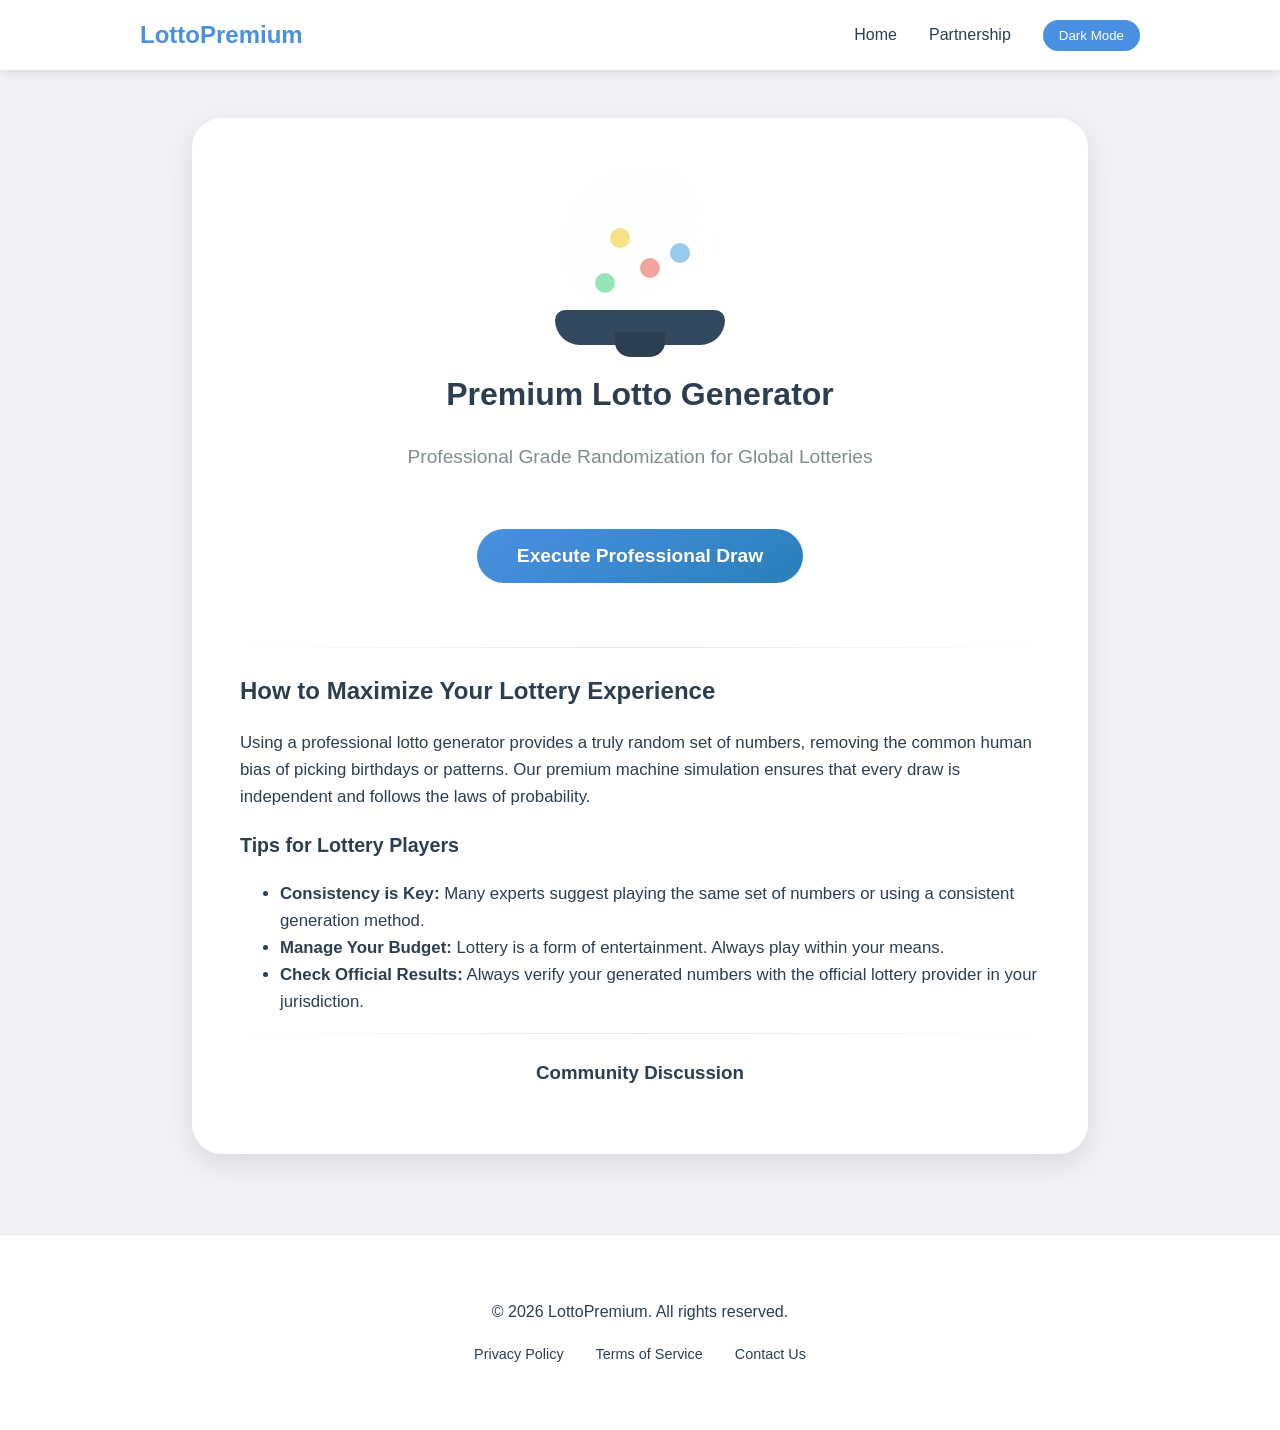
<file: index.html>
<!DOCTYPE html>
<html lang="en">
<head>
    <meta charset="UTF-8">
    <meta name="viewport" content="width=device-width, initial-scale=1.0">
    <title>Premium Lotto Generator - Professional Analysis Tool</title>
    <meta name="description" content="Generate professional lotto numbers using our premium simulation machine. High-quality random number generation for your lottery needs.">
    <link rel="stylesheet" href="style.css">
</head>
<body>
    <header class="main-header">
        <nav class="nav-container">
            <div class="logo">LottoPremium</div>
            <ul class="nav-links">
                <li><a href="index.html">Home</a></li>
                <li><a href="partnership.html">Partnership</a></li>
                <li><button id="theme-btn">Dark Mode</button></li>
            </ul>
        </nav>
    </header>
    
    <main class="container">
        <div class="machine-container">
            <div class="glass-sphere">
                <div class="inner-glow"></div>
                <div class="balls-inside" id="machine-balls">
                    <div class="ball-deco b1"></div>
                    <div class="ball-deco b2"></div>
                    <div class="ball-deco b3"></div>
                    <div class="ball-deco b4"></div>
                </div>
            </div>
            <div class="machine-base">
                <div class="exit-chute"></div>
            </div>
        </div>

        <h1>Premium Lotto Generator</h1>
        <p class="subtitle">Professional Grade Randomization for Global Lotteries</p>
        
        <div id="lotto-results" class="results-grid"></div>

        <button id="generate-btn" class="generate-btn">Execute Professional Draw</button>

        <section class="content-article">
            <hr class="separator">
            <h2>How to Maximize Your Lottery Experience</h2>
            <div class="article-text">
                <p>Using a professional lotto generator provides a truly random set of numbers, removing the common human bias of picking birthdays or patterns. Our premium machine simulation ensures that every draw is independent and follows the laws of probability.</p>
                <h3>Tips for Lottery Players</h3>
                <ul>
                    <li><strong>Consistency is Key:</strong> Many experts suggest playing the same set of numbers or using a consistent generation method.</li>
                    <li><strong>Manage Your Budget:</strong> Lottery is a form of entertainment. Always play within your means.</li>
                    <li><strong>Check Official Results:</strong> Always verify your generated numbers with the official lottery provider in your jurisdiction.</li>
                </ul>
            </div>
        </section>

        <div class="comments-section">
            <hr class="separator">
            <h3>Community Discussion</h3>
            <div id="disqus_thread"></div>
            <script>
                (function() {
                var d = document, s = d.createElement('script');
                s.src = 'https://atomic-1.disqus.com/embed.js';
                s.setAttribute('data-timestamp', +new Date());
                (d.head || d.body).appendChild(s);
                })();
            </script>
        </div>
    </main>

    <footer class="main-footer">
        <div class="footer-content">
            <p>&copy; 2026 LottoPremium. All rights reserved.</p>
            <ul class="footer-links">
                <li><a href="privacy.html">Privacy Policy</a></li>
                <li><a href="terms.html">Terms of Service</a></li>
                <li><a href="partnership.html">Contact Us</a></li>
            </ul>
        </div>
    </footer>
    <script src="main.js"></script>
</body>
</html>
</file>
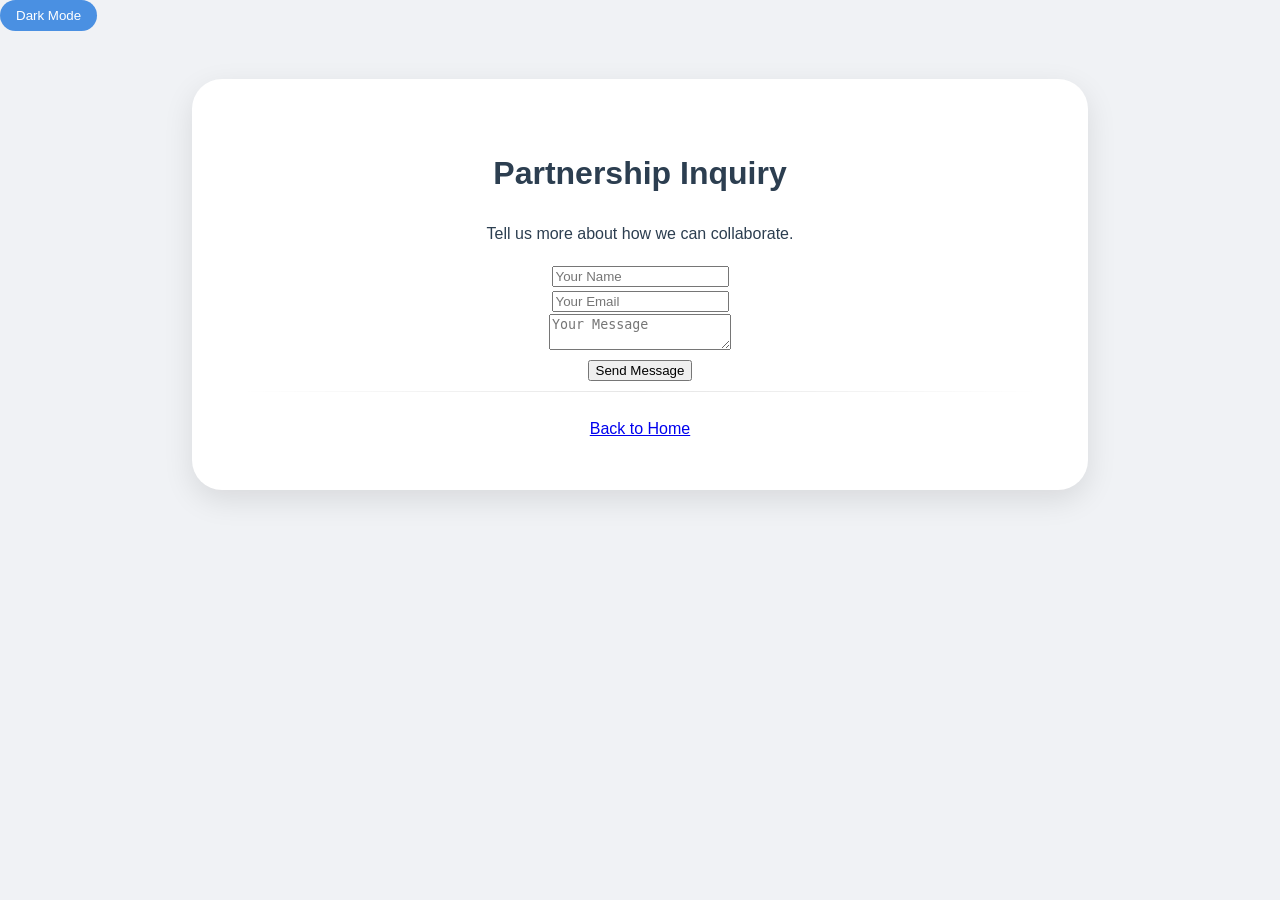
<file: partnership.html>
<!DOCTYPE html>
<html lang="en">
<head>
    <meta charset="UTF-8">
    <meta name="viewport" content="width=device-width, initial-scale=1.0">
    <title>Partnership Inquiry - Premium Lotto</title>
    <link rel="stylesheet" href="style.css">
</head>
<body>
    <div class="theme-toggle">
        <button id="theme-btn">Dark Mode</button>
    </div>
    
    <div class="container">
        <div class="partnership-header">
            <h1>Partnership Inquiry</h1>
            <p>Tell us more about how we can collaborate.</p>
        </div>

        <form action="https://formspree.io/f/xyknnyod" method="POST" class="contact-form">
            <div class="form-group">
                <input type="text" name="name" placeholder="Your Name" required>
            </div>
            <div class="form-group">
                <input type="email" name="email" placeholder="Your Email" required>
            </div>
            <div class="form-group">
                <textarea name="message" placeholder="Your Message" required></textarea>
            </div>
            <button type="submit" class="submit-btn">Send Message</button>
        </form>

        <div class="back-footer">
            <hr class="separator">
            <a href="index.html" class="nav-btn secondary">Back to Home</a>
        </div>
    </div>
    <script src="main.js"></script>
</body>
</html>
</file>
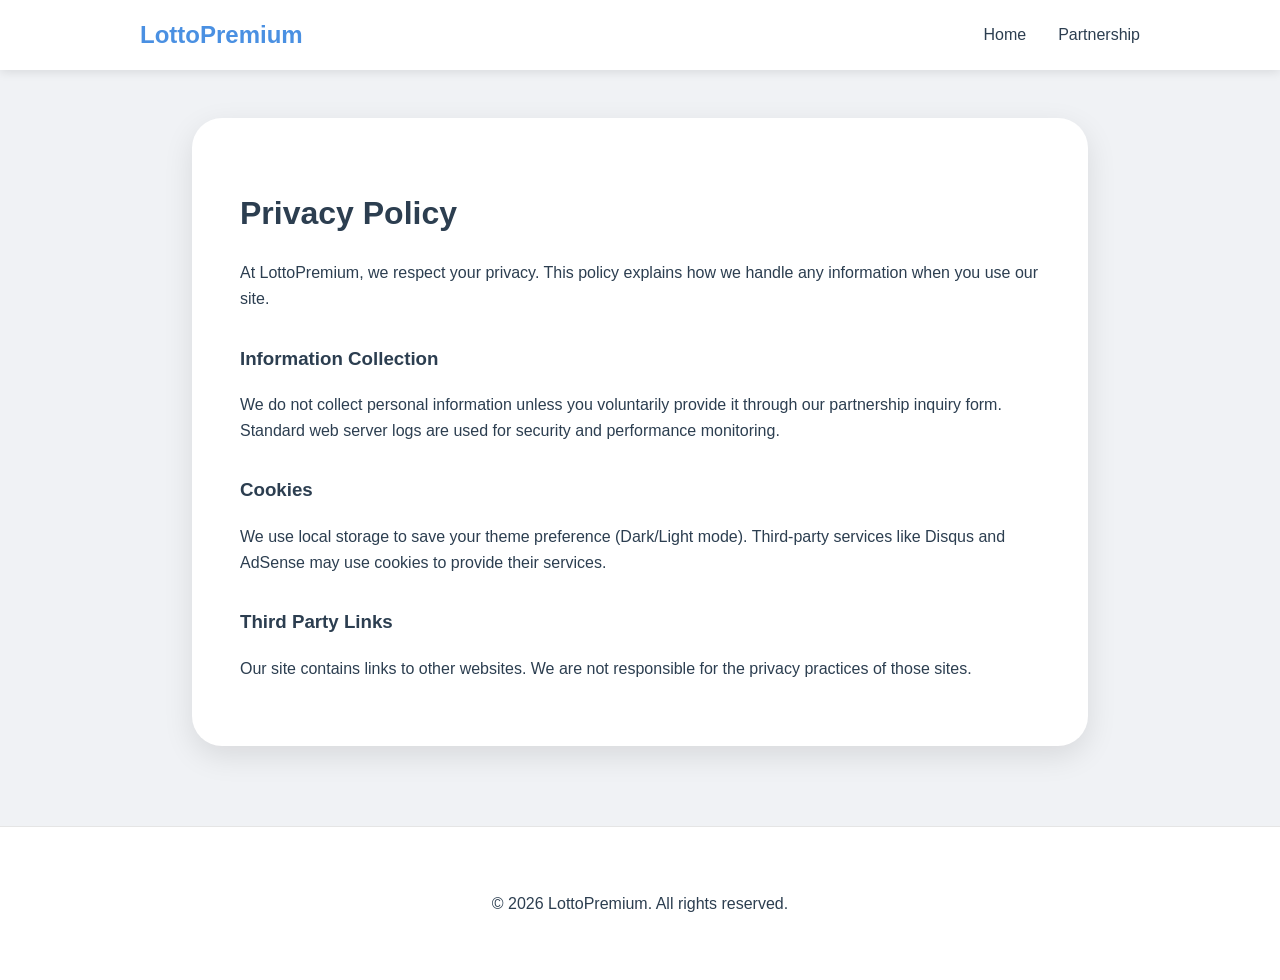
<file: privacy.html>
<!DOCTYPE html>
<html lang="en">
<head>
    <meta charset="UTF-8">
    <meta name="viewport" content="width=device-width, initial-scale=1.0">
    <title>Privacy Policy - LottoPremium</title>
    <link rel="stylesheet" href="style.css">
</head>
<body>
    <header class="main-header">
        <nav class="nav-container">
            <div class="logo">LottoPremium</div>
            <ul class="nav-links">
                <li><a href="index.html">Home</a></li>
                <li><a href="partnership.html">Partnership</a></li>
            </ul>
        </nav>
    </header>
    <main class="container legal-page">
        <h1>Privacy Policy</h1>
        <div class="legal-content">
            <p>At LottoPremium, we respect your privacy. This policy explains how we handle any information when you use our site.</p>
            <h3>Information Collection</h3>
            <p>We do not collect personal information unless you voluntarily provide it through our partnership inquiry form. Standard web server logs are used for security and performance monitoring.</p>
            <h3>Cookies</h3>
            <p>We use local storage to save your theme preference (Dark/Light mode). Third-party services like Disqus and AdSense may use cookies to provide their services.</p>
            <h3>Third Party Links</h3>
            <p>Our site contains links to other websites. We are not responsible for the privacy practices of those sites.</p>
        </div>
    </main>
    <footer class="main-footer">
        <p>&copy; 2026 LottoPremium. All rights reserved.</p>
    </footer>
</body>
</html>
</file>
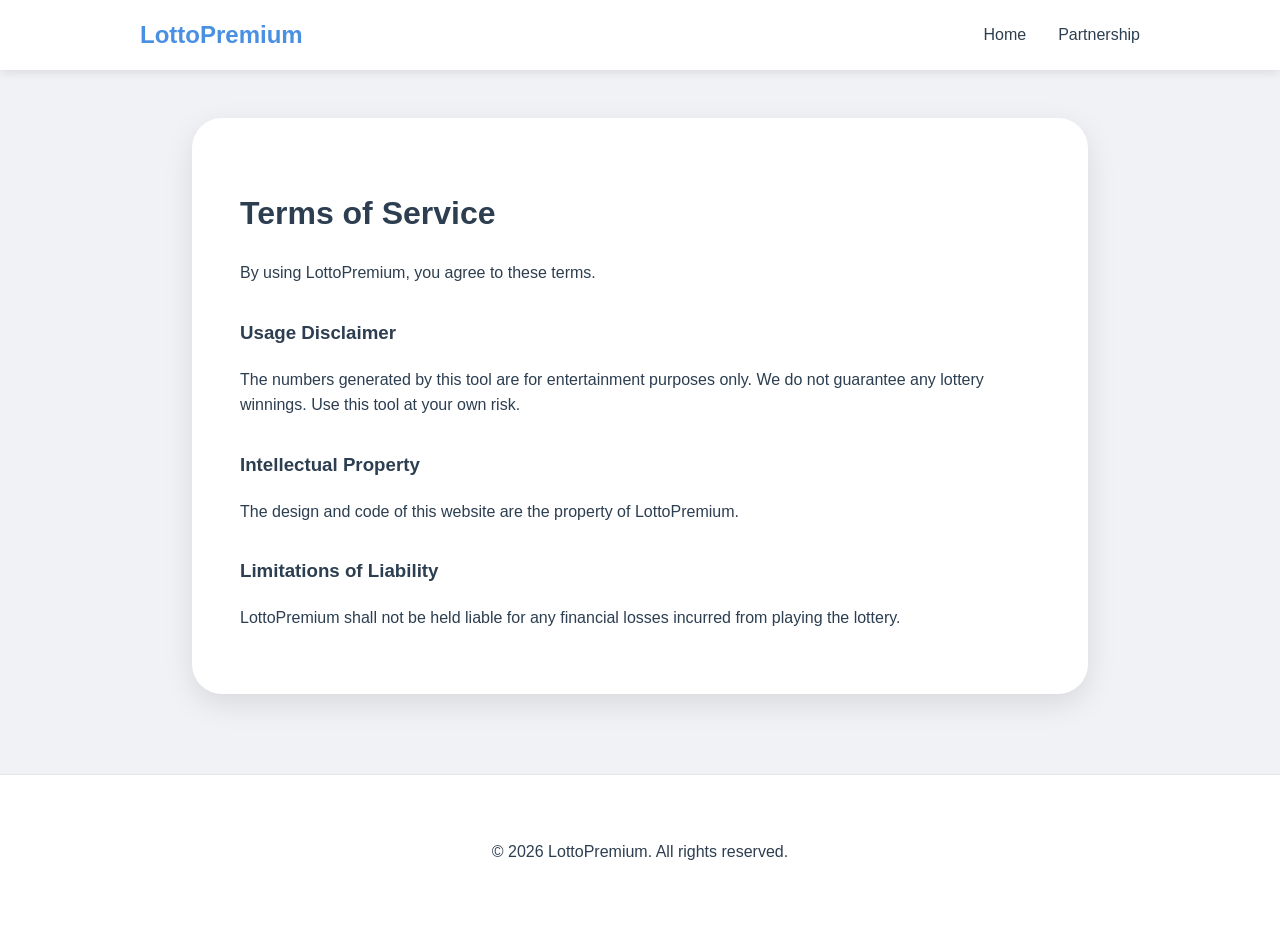
<file: terms.html>
<!DOCTYPE html>
<html lang="en">
<head>
    <meta charset="UTF-8">
    <meta name="viewport" content="width=device-width, initial-scale=1.0">
    <title>Terms of Service - LottoPremium</title>
    <link rel="stylesheet" href="style.css">
</head>
<body>
    <header class="main-header">
        <nav class="nav-container">
            <div class="logo">LottoPremium</div>
            <ul class="nav-links">
                <li><a href="index.html">Home</a></li>
                <li><a href="partnership.html">Partnership</a></li>
            </ul>
        </nav>
    </header>
    <main class="container legal-page">
        <h1>Terms of Service</h1>
        <div class="legal-content">
            <p>By using LottoPremium, you agree to these terms.</p>
            <h3>Usage Disclaimer</h3>
            <p>The numbers generated by this tool are for entertainment purposes only. We do not guarantee any lottery winnings. Use this tool at your own risk.</p>
            <h3>Intellectual Property</h3>
            <p>The design and code of this website are the property of LottoPremium.</p>
            <h3>Limitations of Liability</h3>
            <p>LottoPremium shall not be held liable for any financial losses incurred from playing the lottery.</p>
        </div>
    </main>
    <footer class="main-footer">
        <p>&copy; 2026 LottoPremium. All rights reserved.</p>
    </footer>
</body>
</html>
</file>
<file: style.css>
:root {
    --background-color: #f0f2f5;
    --primary-color: #ffd700;
    --secondary-color: #4a90e2;
    --card-background: #ffffff;
    --text-color: #2c3e50;
    --shadow-color: rgba(0, 0, 0, 0.1);
    --btn-text: #ffffff;
    --machine-color: #34495e;
    --nav-bg: #ffffff;
}

body.dark-mode {
    --background-color: #1a1a1a;
    --primary-color: #f1c40f;
    --secondary-color: #3498db;
    --card-background: #2c2c2c;
    --text-color: #ecf0f1;
    --shadow-color: rgba(0, 0, 0, 0.4);
    --machine-color: #3e4e5e;
    --nav-bg: #2c2c2c;
}

body {
    background-color: var(--background-color);
    color: var(--text-color);
    font-family: 'Segoe UI', Roboto, sans-serif;
    margin: 0;
    padding: 0;
    line-height: 1.6;
    transition: all 0.3s ease;
}

/* Header & Nav */
.main-header {
    background: var(--nav-bg);
    box-shadow: 0 2px 10px var(--shadow-color);
    position: sticky;
    top: 0;
    z-index: 1000;
    padding: 1rem 0;
}

.nav-container {
    max-width: 1000px;
    margin: 0 auto;
    display: flex;
    justify-content: space-between;
    align-items: center;
    padding: 0 2rem;
}

.logo {
    font-size: 1.5rem;
    font-weight: bold;
    color: var(--secondary-color);
}

.nav-links {
    list-style: none;
    display: flex;
    gap: 2rem;
    margin: 0;
    padding: 0;
    align-items: center;
}

.nav-links a {
    text-decoration: none;
    color: var(--text-color);
    font-weight: 500;
}

#theme-btn {
    background: var(--secondary-color);
    color: white;
    border: none;
    padding: 0.5rem 1rem;
    border-radius: 20px;
    cursor: pointer;
}

.container {
    max-width: 800px;
    margin: 3rem auto;
    padding: 3rem;
    background: var(--card-background);
    border-radius: 30px;
    box-shadow: 0 10px 30px var(--shadow-color);
    text-align: center;
}

/* Content Article */
.content-article {
    text-align: left;
    margin-top: 4rem;
}

.article-text {
    color: var(--text-color);
    font-size: 1.05rem;
}

.subtitle {
    font-size: 1.2rem;
    color: #7f8c8d;
    margin-bottom: 2rem;
}

/* Legal Pages */
.legal-page {
    text-align: left;
}

.legal-content h3 {
    margin-top: 2rem;
}

/* Footer */
.main-footer {
    background: var(--nav-bg);
    padding: 3rem 0;
    margin-top: 5rem;
    text-align: center;
    border-top: 1px solid var(--shadow-color);
}

.footer-links {
    list-style: none;
    padding: 0;
    display: flex;
    justify-content: center;
    gap: 2rem;
    margin-top: 1rem;
}

.footer-links a {
    text-decoration: none;
    color: var(--text-color);
    font-size: 0.9rem;
}

/* Machine & Buttons (Simplified/Optimized) */
.machine-container { position: relative; width: 200px; margin: 0 auto 1.5rem; }
.glass-sphere { width: 150px; height: 150px; border-radius: 50%; border: 2px solid rgba(255,255,255,0.2); position: relative; margin: 0 auto; overflow: hidden; background: radial-gradient(circle at 30% 30%, rgba(255,255,255,0.4), rgba(255,255,255,0.1) 60%); }
.machine-base { width: 170px; height: 35px; background: var(--machine-color); border-radius: 10px 10px 25px 25px; margin: -10px auto 0; position: relative; z-index: 1; }
.exit-chute { position: absolute; bottom: -12px; left: 50%; transform: translateX(-50%); width: 50px; height: 25px; background: #2c3e50; border-radius: 0 0 15px 15px; }

.results-grid { display: flex; flex-direction: column; gap: 1rem; margin: 1.5rem 0; }
.row-container { display: flex; justify-content: center; gap: 0.6rem; animation: slideIn 0.5s ease forwards; opacity: 0; }
@keyframes slideIn { from { opacity: 0; transform: translateY(10px); } to { opacity: 1; transform: translateY(0); } }

.lotto-number { width: 40px; height: 40px; border-radius: 50%; display: flex; justify-content: center; align-items: center; font-weight: bold; color: white; box-shadow: 0 3px 6px var(--shadow-color); }
.ball-1 { background-color: #f1c40f; } .ball-2 { background-color: #3498db; } .ball-3 { background-color: #e74c3c; } .ball-4 { background-color: #95a5a6; } .ball-5 { background-color: #2ecc71; }

.generate-btn { background: linear-gradient(145deg, var(--secondary-color), #2980b9); color: white; border: none; padding: 1rem 2.5rem; font-size: 1.2rem; font-weight: bold; border-radius: 50px; cursor: pointer; }
.spinning { animation: shake 0.5s infinite; }
@keyframes shake { 0% { transform: translate(1px, 1px) rotate(0deg); } 10% { transform: translate(-1px, -2px) rotate(-1deg); } 20% { transform: translate(-3px, 0px) rotate(1deg); } }

.ball-deco { position: absolute; width: 20px; height: 20px; border-radius: 50%; opacity: 0.5; }
.b1 { background: #f1c40f; top: 40%; left: 30%; } .b2 { background: #e74c3c; top: 60%; left: 50%; } .b3 { background: #3498db; top: 50%; left: 70%; } .b4 { background: #2ecc71; top: 70%; left: 20%; }

.separator { border: 0; height: 1px; background: linear-gradient(to right, transparent, var(--shadow-color), transparent); margin-bottom: 1.5rem; }
</file>
